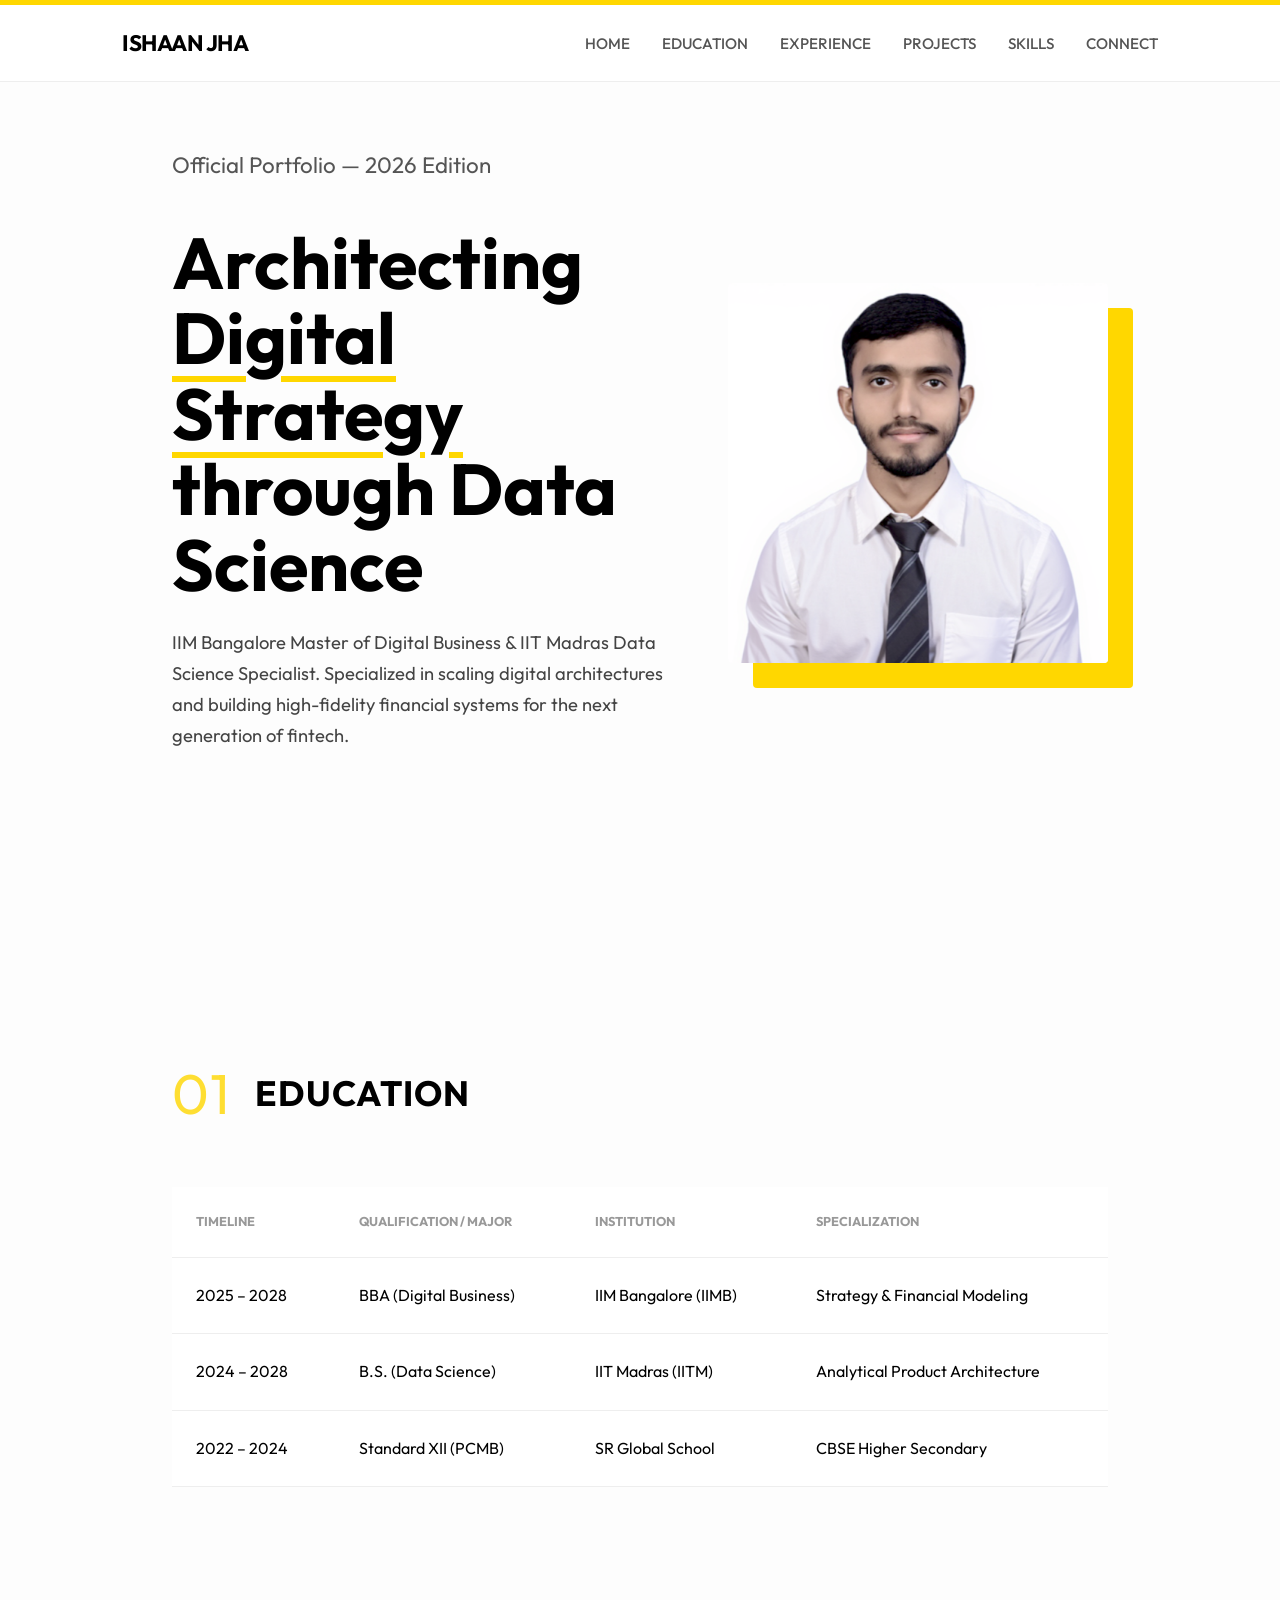
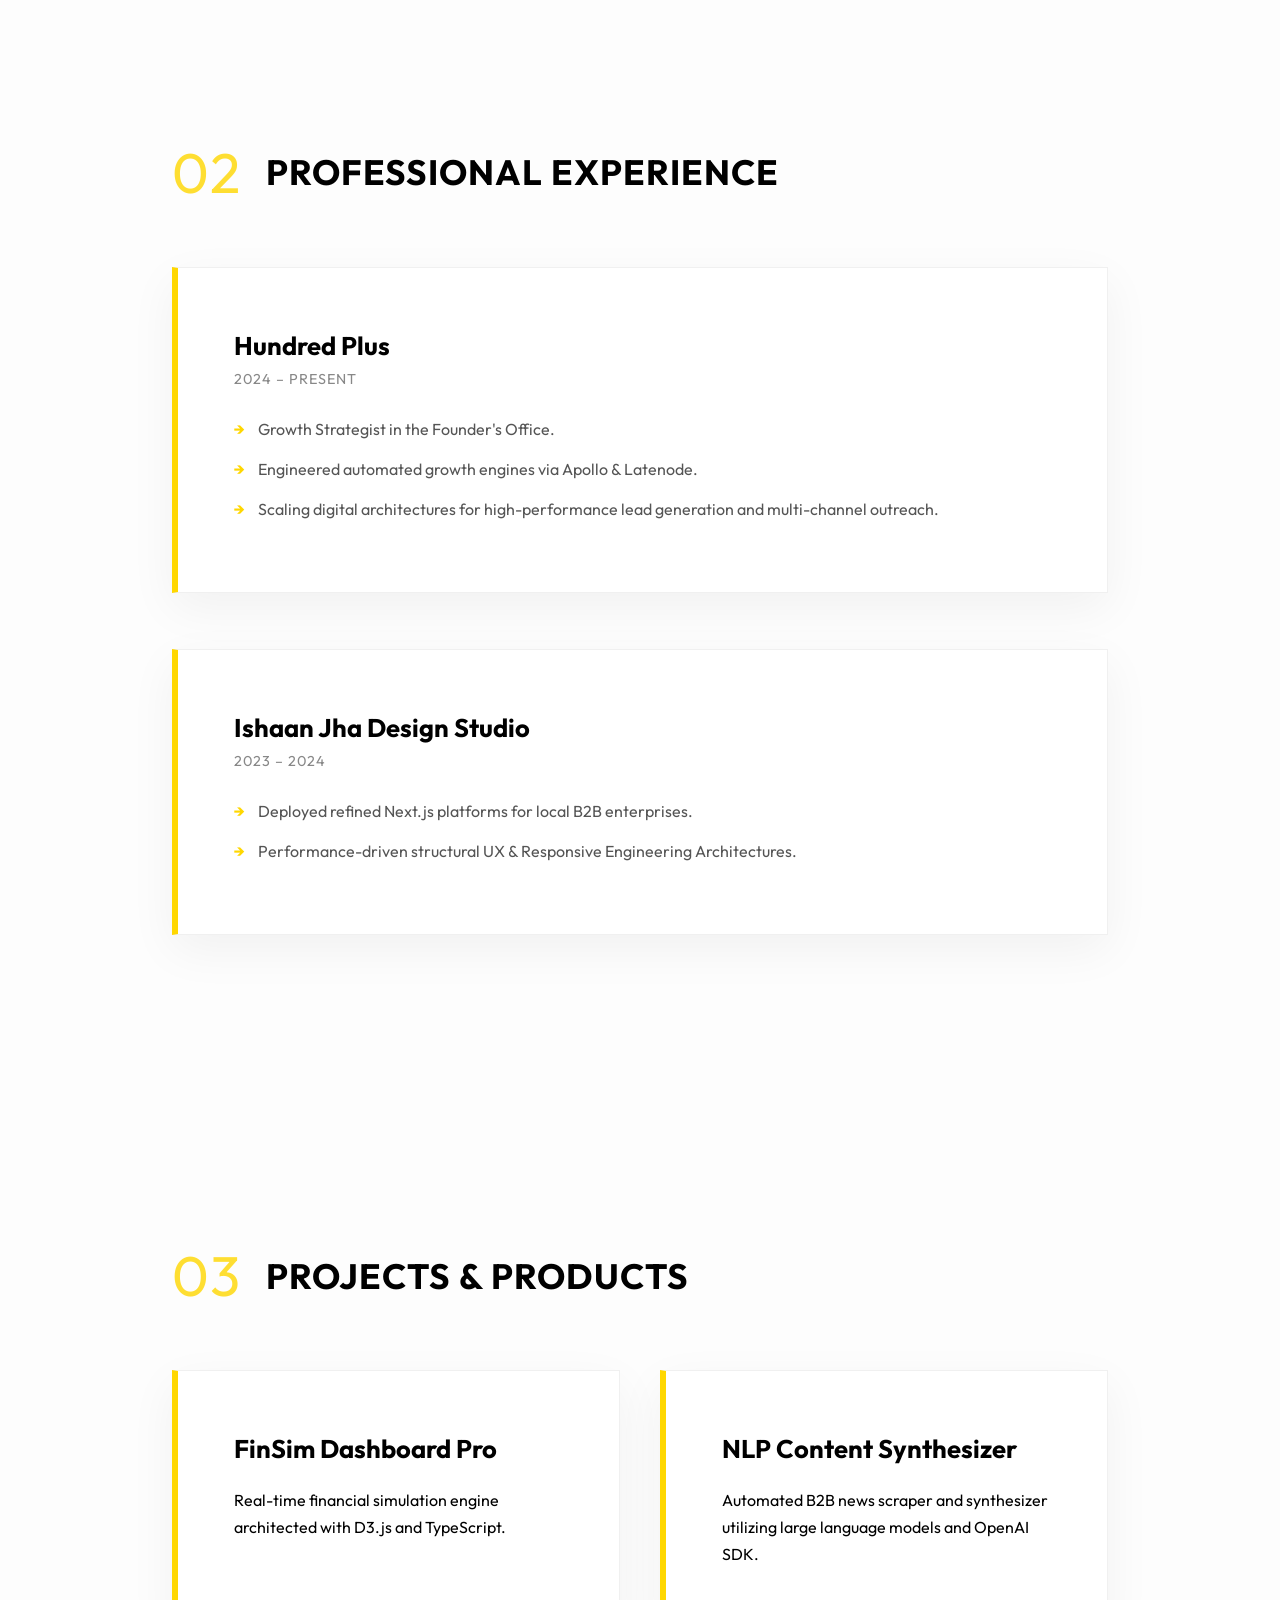
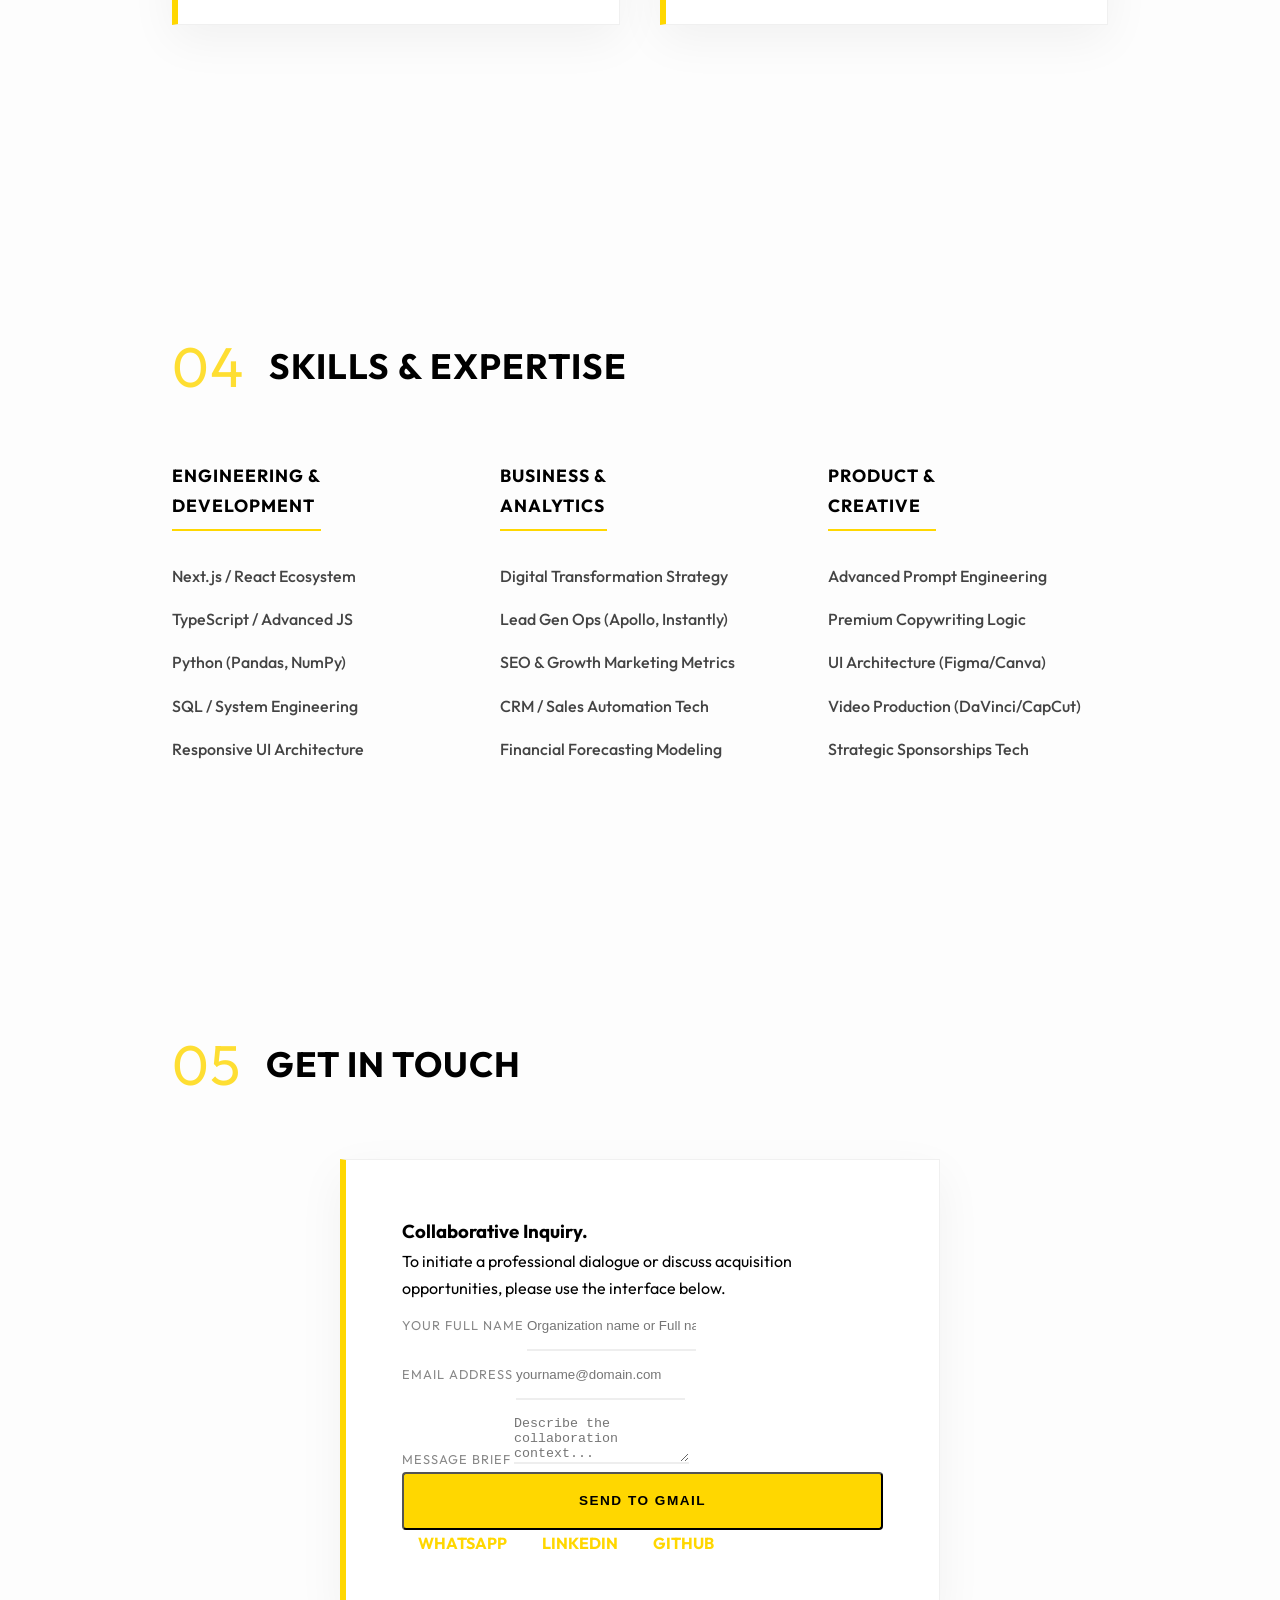
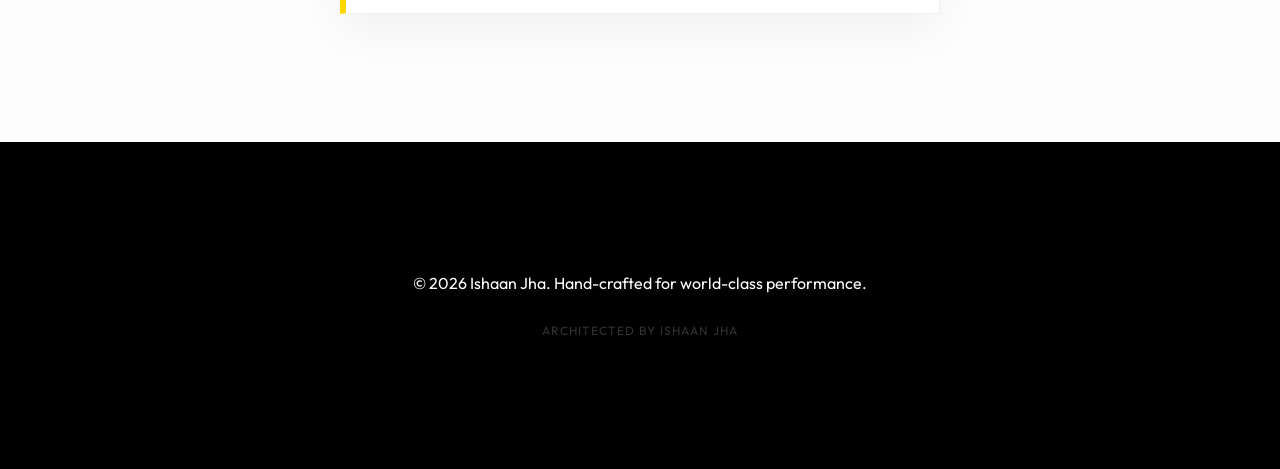
<file: index.html>
<!DOCTYPE html>
<html lang="en">
<head>
    <!-- 
        PROPRIETARY ARCHITECTURE: ISHAAN JHA | OBSIDIAN DARK EDITION
        ENGINEERED FOR PREMIUM DIGITAL STRATEGY | 2026 
    -->
    <meta charset="UTF-8">
    <meta name="viewport" content="width=device-width, initial-scale=1.0">
    <meta name="description" content="Official Portfolio of Ishaan Jha - Specializing in Digital Strategy & Product Architecture. IIM Bangalore and IIT Madras background.">
    <meta name="keywords" content="Ishaan Jha, Digital Business, Data Science, IIM Bangalore, IIT Madras, Founder's Office, Frontend Engineer">
    <title>Ishaan Jha | Digital Strategy & Product Architecture</title>
    <link rel="stylesheet" href="style.css">
    <link rel="preconnect" href="https://fonts.googleapis.com">
    <link rel="preconnect" href="https://fonts.gstatic.com" crossorigin>
    <link href="https://fonts.googleapis.com/css2?family=Outfit:wght@300;400;500;600;700;800&display=swap" rel="stylesheet">
</head>
<body>
    <header>
        <nav>
            <div class="logo">Ishaan Jha</div>
            
            <ul class="nav-links">
                <li><a href="#home">HOME</a></li>
                <li><a href="#education">EDUCATION</a></li>
                <li><a href="#experience">EXPERIENCE</a></li>
                <li><a href="#projects">PROJECTS</a></li>
                <li><a href="#skills">SKILLS</a></li>
                <li><a href="#connect">CONNECT</a></li>
            </ul>
        </nav>
    </header>

    <main>
        <!-- MASTER HERO UNIT (EXECUTIVE INITIALIZATION) -->
        <section id="home" class="hero">
            <div class="hero-content">
                <p class="tagline">Official Portfolio — 2026 Edition</p>
                <h1>Architecting <span class="accent">Digital Strategy</span> through Data Science</h1>
                <p class="bio">IIM Bangalore Master of Digital Business & IIT Madras Data Science Specialist. Specialized in scaling digital architectures and building high-fidelity financial systems for the next generation of fintech.</p>

            </div>
            <div class="hero-image">
                <img src="profile.png" alt="Ishaan Jha - Digital Strategy Portfolio" class="profile-img">
            </div>
        </section>

        <!-- EDUCATION ARCHITECTURE -->
        <section id="education">
            <h2 class="section-title">Education</h2>
            <div class="table-container">
                <table class="education-table">
                    <thead>
                        <tr>
                            <th>Timeline</th>
                            <th>Qualification / Major</th>
                            <th>Institution</th>
                            <th>Specialization</th>
                        </tr>
                    </thead>
                    <tbody>
                        <tr>
                            <td>2025 – 2028</td>
                            <td>BBA (Digital Business)</td>
                            <td>IIM Bangalore (IIMB)</td>
                            <td>Strategy & Financial Modeling</td>
                        </tr>
                        <tr>
                            <td>2024 – 2028</td>
                            <td>B.S. (Data Science)</td>
                            <td>IIT Madras (IITM)</td>
                            <td>Analytical Product Architecture</td>
                        </tr>
                        <tr>
                            <td>2022 – 2024</td>
                            <td>Standard XII (PCMB)</td>
                            <td>SR Global School</td>
                            <td>CBSE Higher Secondary</td>
                        </tr>
                    </tbody>
                </table>
            </div>
        </section>

        <!-- PROFESSIONAL CHRONICLE -->
        <section id="experience">
            <h2 class="section-title">Professional Experience</h2>
            <div class="experience-stack">
                <article class="timeline-item">
                    <span class="company">Hundred Plus</span>
                    <span class="duration">2024 – PRESENT</span>
                    <div class="details">
                        <ul>
                            <li>Growth Strategist in the Founder's Office.</li>
                            <li>Engineered automated growth engines via Apollo & Latenode.</li>
                            <li>Scaling digital architectures for high-performance lead generation and multi-channel outreach.</li>
                        </ul>
                    </div>
                </article>

                <article class="timeline-item">
                    <span class="company">Ishaan Jha Design Studio</span>
                    <span class="duration">2023 – 2024</span>
                    <div class="details">
                        <ul>
                            <li>Deployed refined Next.js platforms for local B2B enterprises.</li>
                            <li>Performance-driven structural UX & Responsive Engineering Architectures.</li>
                        </ul>
                    </div>
                </article>
            </div>
        </section>

        <!-- PROJECTS & PRODUCTS (HIGH FIDELITY) -->
        <section id="projects">
            <h2 class="section-title">Projects & Products</h2>
            <div class="projects-grid">
                <article class="project-card">
                    <h3>FinSim Dashboard Pro</h3>
                    <p>Real-time financial simulation engine architected with D3.js and TypeScript.</p>
                </article>

                <article class="project-card">
                    <h3>NLP Content Synthesizer</h3>
                    <p>Automated B2B news scraper and synthesizer utilizing large language models and OpenAI SDK.</p>
                </article>
            </div>
        </section>

        <!-- EXPERTISE SEGMENT (SYMMETRIC GRID) -->
        <section id="skills">
            <h2 class="section-title">Skills & Expertise</h2>
            <div class="skills-container">
                <div class="skill-category">
                    <h3>Engineering & <br>Development</h3>
                    <ul>
                        <li>Next.js / React Ecosystem</li>
                        <li>TypeScript / Advanced JS</li>
                        <li>Python (Pandas, NumPy)</li>
                        <li>SQL / System Engineering</li>
                        <li>Responsive UI Architecture</li>
                    </ul>
                </div>

                <div class="skill-category">
                    <h3>Business & <br>Analytics</h3>
                    <ul>
                        <li>Digital Transformation Strategy</li>
                        <li>Lead Gen Ops (Apollo, Instantly)</li>
                        <li>SEO & Growth Marketing Metrics</li>
                        <li>CRM / Sales Automation Tech</li>
                        <li>Financial Forecasting Modeling</li>
                    </ul>
                </div>

                <div class="skill-category">
                    <h3>Product & <br>Creative</h3>
                    <ul>
                        <li>Advanced Prompt Engineering</li>
                        <li>Premium Copywriting Logic</li>
                        <li>UI Architecture (Figma/Canva)</li>
                        <li>Video Production (DaVinci/CapCut)</li>
                        <li>Strategic Sponsorships Tech</li>
                    </ul>
                </div>
            </div>
        </section>

        <!-- BOUTIQUE CONTACT MODULE -->
        <section id="connect">
            <h2 class="section-title">Get In Touch</h2>
            <div class="contact-box">
                <h3>Collaborative Inquiry.</h3>
                <p>To initiate a professional dialogue or discuss acquisition opportunities, please use the interface below.</p>
                
                <form id="contactForm" onsubmit="event.preventDefault(); handleCompose();">
                    <div class="form-group">
                        <label for="userName">YOUR FULL NAME</label>
                        <input type="text" id="userName" name="userName" placeholder="Organization name or Full name" required>
                    </div>

                    <div class="form-group">
                        <label for="userEmail">EMAIL ADDRESS</label>
                        <input type="email" id="userEmail" name="userEmail" placeholder="yourname@domain.com" required>
                    </div>

                    <div class="form-group">
                        <label for="userMessage">MESSAGE BRIEF</label>
                        <textarea id="userMessage" name="userMessage" rows="2" placeholder="Describe the collaboration context..." required></textarea>
                    </div>

                    <div class="form-action">
                        <button type="submit" class="btn primary" style="width: 100%; background-color: #ffd700; color: #000; font-weight: 900;">SEND TO GMAIL</button>
                    </div>
                </form>

                <div class="social-links">
                    <a href="https://wa.me/917307041793" target="_blank">WHATSAPP</a>
                    <a href="https://www.linkedin.com/in/ishaanjha-/" target="_blank">LINKEDIN</a>
                    <a href="https://github.com/ishaanjha021" target="_blank">GITHUB</a>
                </div>
            </div>
        </section>
    </main>

    <footer>
        <p>&copy; 2026 Ishaan Jha. Hand-crafted for world-class performance.</p>
        <p style="font-size: 0.75rem; color: #333; margin-top: 1.5rem; letter-spacing: 1px;">ARCHITECTED BY ISHAAN JHA</p>
    </footer>

    <script>
        /**
         * HAND-CRAFTED DOM INTEGRATION
         * Handles direct communication via dynamic Gmail link generation.
         */
        function handleCompose() {
            const name = document.getElementById('userName').value;
            const email = document.getElementById('userEmail').value;
            const message = document.getElementById('userMessage').value;
            
            const subject = encodeURIComponent(`Executive Portfolio Inquiry: ${name}`);
            const body = encodeURIComponent(`From: ${name}\nContact: ${email}\n\nMessage Details:\n${message}`);
            
            const target = `https://mail.google.com/mail/?view=cm&fs=1&to=ishaanjha.in@gmail.com&su=${subject}&body=${body}`;
            window.open(target, '_blank');
        }
    </script>
</body>
</html>
</file>
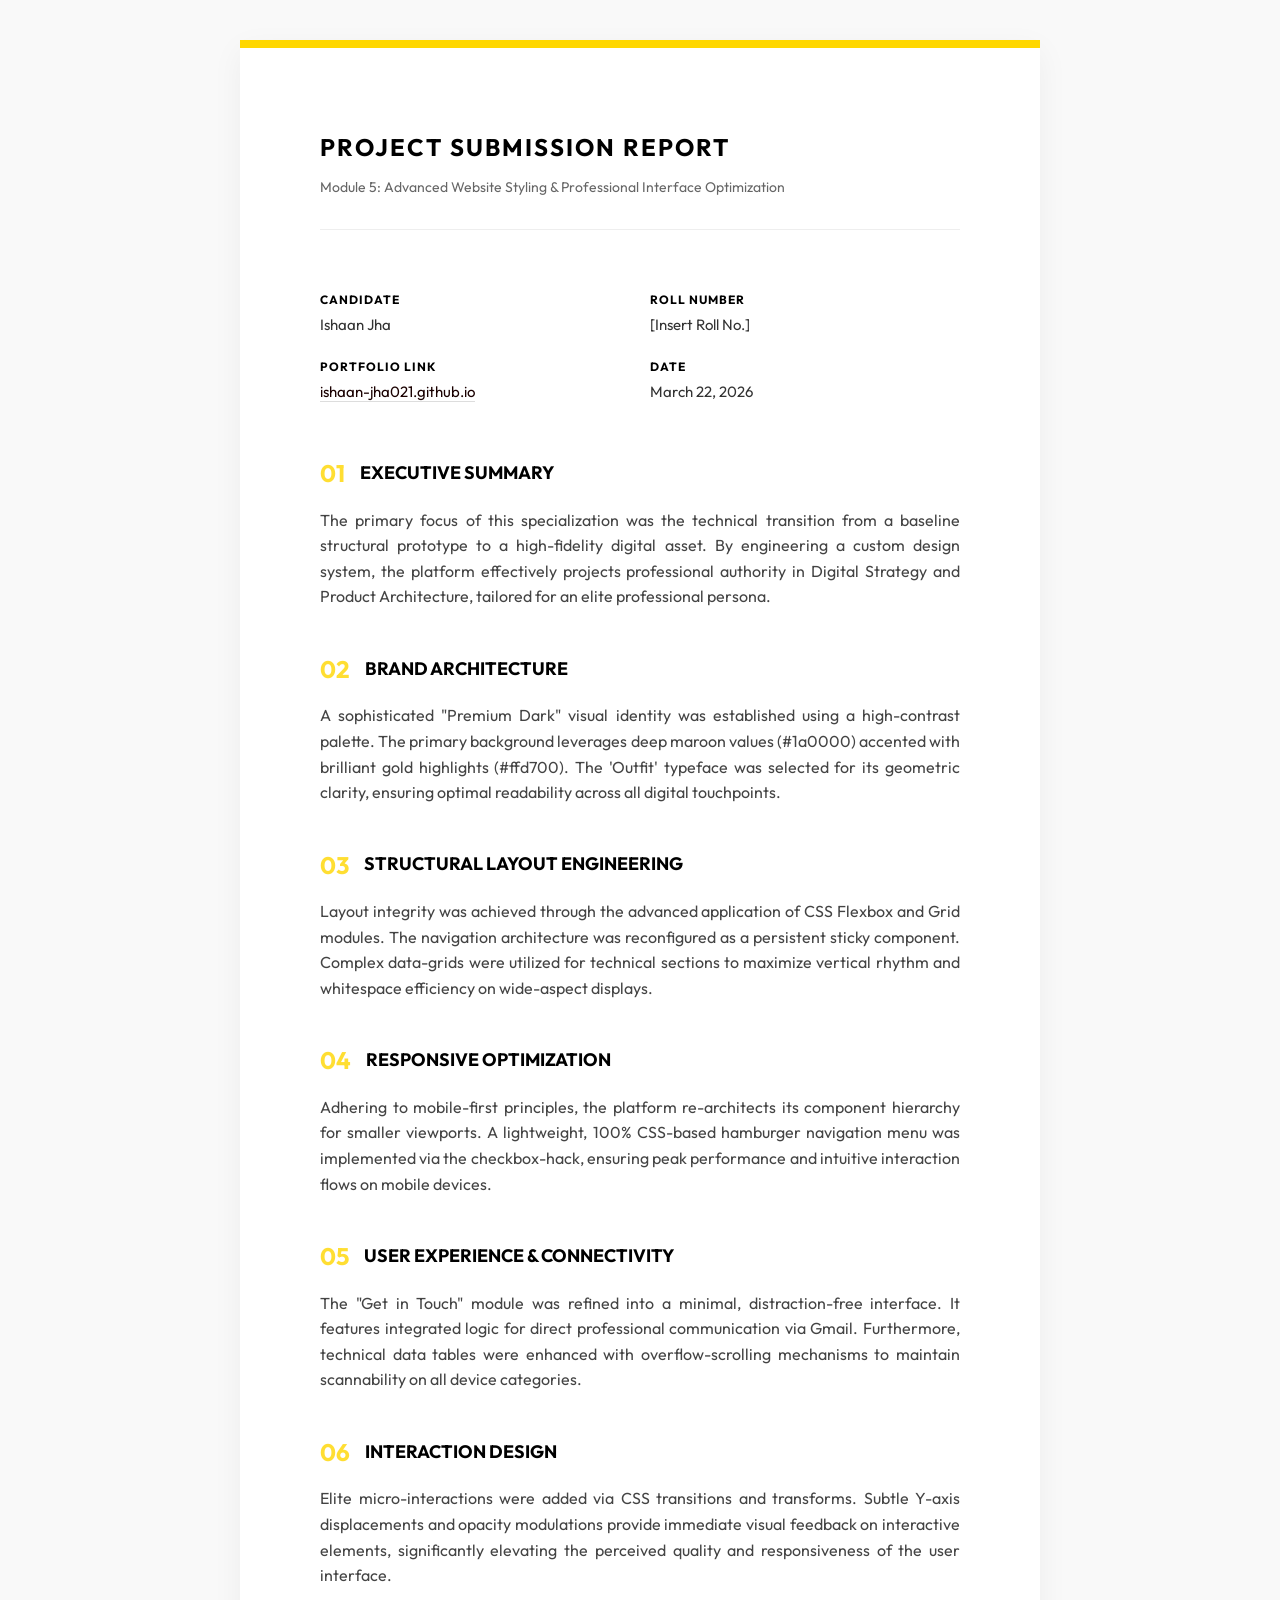
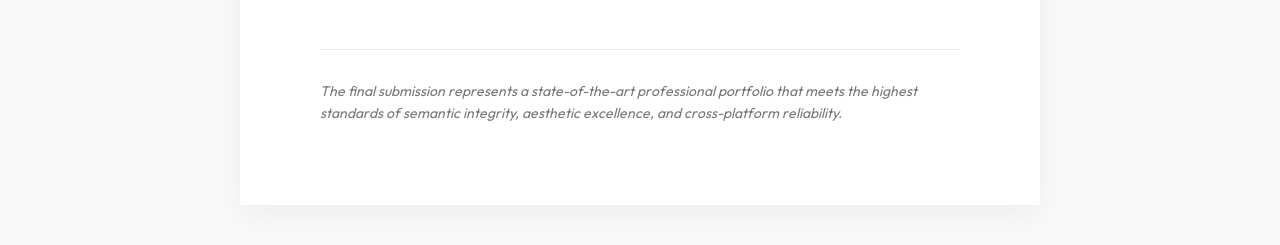
<file: Submission_Documentation_Formal.html>
<!DOCTYPE html>
<html lang="en">
<head>
    <meta charset="UTF-8">
    <meta name="viewport" content="width=device-width, initial-scale=1.0">
    <title>Project Submission - Ishaan Jha</title>
    <link href="https://fonts.googleapis.com/css2?family=Outfit:wght@300;400;500;600;700&display=swap" rel="stylesheet">
    <style>
        :root {
            --primary: #1a0000;
            --accent: #ffd700;
            --text-main: #333;
            --text-heading: #000;
        }

        * {
            margin: 0;
            padding: 0;
            box-sizing: border-box;
        }

        body {
            font-family: 'Outfit', sans-serif;
            line-height: 1.6;
            color: var(--text-main);
            background-color: #f9f9f9;
            padding: 40px;
        }

        .page {
            max-width: 800px;
            margin: 0 auto;
            background: white;
            padding: 80px;
            box-shadow: 0 10px 30px rgba(0,0,0,0.05);
            border-top: 8px solid var(--accent);
        }

        .header {
            margin-bottom: 60px;
            border-bottom: 1px solid #eee;
            padding-bottom: 30px;
        }

        .header h1 {
            font-size: 24px;
            text-transform: uppercase;
            letter-spacing: 2px;
            color: var(--text-heading);
            margin-bottom: 10px;
        }

        .header p {
            color: #666;
            font-size: 14px;
        }

        .meta-info {
            margin-bottom: 50px;
            display: grid;
            grid-template-columns: repeat(2, 1fr);
            gap: 20px;
            font-size: 15px;
        }

        .meta-item b {
            display: block;
            color: var(--text-heading);
            font-size: 12px;
            text-transform: uppercase;
            letter-spacing: 1px;
            margin-bottom: 4px;
        }

        .meta-item a {
            color: var(--primary);
            text-decoration: none;
            border-bottom: 1px solid #ddd;
        }

        .section {
            margin-bottom: 40px;
        }

        .section-title {
            font-size: 18px;
            font-weight: 700;
            color: var(--text-heading);
            margin-bottom: 15px;
            display: flex;
            align-items: center;
        }

        .section-number {
            color: var(--accent);
            margin-right: 15px;
            font-size: 24px;
            opacity: 0.8;
        }

        .content {
            font-size: 16px;
            color: #444;
            text-align: justify;
        }

        .content p {
            margin-bottom: 15px;
        }

        .conclusion {
            margin-top: 60px;
            padding-top: 30px;
            border-top: 1px solid #eee;
            font-style: italic;
            font-size: 14px;
            color: #777;
        }

        @media print {
            body {
                background: white;
                padding: 0;
            }
            .page {
                box-shadow: none;
                padding: 40px;
                border-top: none;
            }
            .section-title {
                break-after: avoid;
            }
        }
    </style>
</head>
<body>
    <div class="page">
        <div class="header">
            <h1>Project Submission Report</h1>
            <p>Module 5: Advanced Website Styling & Professional Interface Optimization</p>
        </div>

        <div class="meta-info">
            <div class="meta-item">
                <b>Candidate</b>
                Ishaan Jha
            </div>
            <div class="meta-item">
                <b>Roll Number</b>
                [Insert Roll No.]
            </div>
            <div class="meta-item">
                <b>Portfolio Link</b>
                <a href="https://ishaan-jha021.github.io/resume-website/">ishaan-jha021.github.io</a>
            </div>
            <div class="meta-item">
                <b>Date</b>
                March 22, 2026
            </div>
        </div>

        <div class="section">
            <div class="section-title"><span class="section-number">01</span> EXECUTIVE SUMMARY</div>
            <div class="content">
                <p>The primary focus of this specialization was the technical transition from a baseline structural prototype to a high-fidelity digital asset. By engineering a custom design system, the platform effectively projects professional authority in Digital Strategy and Product Architecture, tailored for an elite professional persona.</p>
            </div>
        </div>

        <div class="section">
            <div class="section-title"><span class="section-number">02</span> BRAND ARCHITECTURE</div>
            <div class="content">
                <p>A sophisticated "Premium Dark" visual identity was established using a high-contrast palette. The primary background leverages deep maroon values (#1a0000) accented with brilliant gold highlights (#ffd700). The 'Outfit' typeface was selected for its geometric clarity, ensuring optimal readability across all digital touchpoints.</p>
            </div>
        </div>

        <div class="section">
            <div class="section-title"><span class="section-number">03</span> STRUCTURAL LAYOUT ENGINEERING</div>
            <div class="content">
                <p>Layout integrity was achieved through the advanced application of CSS Flexbox and Grid modules. The navigation architecture was reconfigured as a persistent sticky component. Complex data-grids were utilized for technical sections to maximize vertical rhythm and whitespace efficiency on wide-aspect displays.</p>
            </div>
        </div>

        <div class="section">
            <div class="section-title"><span class="section-number">04</span> RESPONSIVE OPTIMIZATION</div>
            <div class="content">
                <p>Adhering to mobile-first principles, the platform re-architects its component hierarchy for smaller viewports. A lightweight, 100% CSS-based hamburger navigation menu was implemented via the checkbox-hack, ensuring peak performance and intuitive interaction flows on mobile devices.</p>
            </div>
        </div>

        <div class="section">
            <div class="section-title"><span class="section-number">05</span> USER EXPERIENCE & CONNECTIVITY</div>
            <div class="content">
                <p>The "Get in Touch" module was refined into a minimal, distraction-free interface. It features integrated logic for direct professional communication via Gmail. Furthermore, technical data tables were enhanced with overflow-scrolling mechanisms to maintain scannability on all device categories.</p>
            </div>
        </div>

        <div class="section">
            <div class="section-title"><span class="section-number">06</span> INTERACTION DESIGN</div>
            <div class="content">
                <p>Elite micro-interactions were added via CSS transitions and transforms. Subtle Y-axis displacements and opacity modulations provide immediate visual feedback on interactive elements, significantly elevating the perceived quality and responsiveness of the user interface.</p>
            </div>
        </div>

        <div class="conclusion">
            The final submission represents a state-of-the-art professional portfolio that meets the highest standards of semantic integrity, aesthetic excellence, and cross-platform reliability.
        </div>
    </div>
</body>
</html>
</file>
<file: style.css>
/* Elegant & Minimal Design System (Modeled after Submission Document) */
:root {
    --primary-bg: #fdfdfd;
    --secondary-bg: #ffffff;
    --accent: #ffd700;
    --text-primary: #000000;
    --text-secondary: #555555;
    --card-bg: #ffffff;
    --card-border: #f0f0f0;
    --shadow: 0 15px 45px rgba(0, 0, 0, 0.05);
    --transition: all 0.5s cubic-bezier(0.16, 1, 0.3, 1);
}

/* Global Reset */
* {
    margin: 0;
    padding: 0;
    box-sizing: border-box;
    scroll-behavior: smooth;
}

body {
    font-family: 'Outfit', sans-serif;
    line-height: 1.7;
    background-color: var(--primary-bg);
    color: var(--text-primary);
    -webkit-font-smoothing: antialiased;
    counter-reset: section;
}

/* Navigation - Minimal Corporate Style */
header {
    background-color: rgba(255, 255, 255, 0.95);
    backdrop-filter: blur(10px);
    border-top: 5px solid var(--accent);
    border-bottom: 1px solid #eee;
    position: sticky;
    top: 0;
    z-index: 1000;
}

nav {
    display: flex;
    justify-content: space-between;
    align-items: center;
    max-width: 1100px;
    margin: 0 auto;
    padding: 1.2rem 2rem;
}

.logo {
    font-size: 1.4rem;
    font-weight: 700;
    letter-spacing: -0.5px;
    color: var(--text-primary);
    text-transform: uppercase;
}

.nav-links {
    display: flex;
    list-style: none;
    gap: 2rem;
}

.nav-links li a {
    text-decoration: none;
    color: var(--text-secondary);
    font-size: 0.95rem;
    font-weight: 500;
    transition: var(--transition);
}

.nav-links li a:hover {
    color: var(--text-primary);
}

/* Section Header Styling - Matching Document Numbers */
section {
    padding: 8rem 2rem;
    max-width: 1000px;
    margin: 0 auto;
}

.section-title {
    font-size: 2.2rem;
    font-weight: 700;
    color: var(--text-primary);
    margin-bottom: 4rem;
    display: flex;
    align-items: center;
    text-transform: uppercase;
    letter-spacing: 1px;
}

.section-title::before {
    content: "0" counter(section);
    counter-increment: section;
    color: var(--accent);
    font-size: 3.5rem;
    margin-right: 25px;
    opacity: 0.8;
    font-weight: 400;
    line-height: 1;
}

/* Hero Section - Clean Focus */
.hero {
    display: flex;
    align-items: center;
    justify-content: space-between;
    min-height: 85vh;
    padding-top: 4rem;
}

.hero-content {
    flex: 1;
}

.hero-content h1 {
    font-size: 4.5rem;
    line-height: 1.05;
    margin-bottom: 1.5rem;
    font-weight: 700;
}

.hero h1 .accent {
    color: var(--text-primary);
    text-decoration: underline;
    text-decoration-color: var(--accent);
    text-underline-offset: 12px;
    text-decoration-thickness: 6px;
}

.tagline {
    font-size: 1.4rem;
    color: var(--text-secondary);
    margin-bottom: 2.5rem;
    font-weight: 400;
}

.bio {
    max-width: 600px;
    font-size: 1.15rem;
    margin-bottom: 3.5rem;
    color: #444;
}

.profile-img {
    width: 380px;
    height: 380px;
    border-radius: 4px;
    object-fit: cover;
    border: none;
    box-shadow: 25px 25px 0px var(--accent);
    margin-left: 4rem;
}

.cta-buttons {
    display: flex;
    gap: 1.5rem;
}

.btn {
    padding: 1.2rem 2.5rem;
    border-radius: 4px;
    text-decoration: none;
    text-transform: uppercase;
    letter-spacing: 1.5px;
    font-size: 0.85rem;
    font-weight: 700;
    transition: var(--transition);
}

.btn.primary {
    background-color: var(--text-primary);
    color: white;
}

.btn.secondary {
    border: 2px solid var(--text-primary);
    color: var(--text-primary);
}

.btn:hover {
    transform: translateY(-3px);
    box-shadow: 0 10px 20px rgba(0,0,0,0.1);
}

/* Cards & Timelines (Minimal White Style) */
.timeline-item, .project-card, .por-item, .contact-box {
    background-color: var(--card-bg);
    padding: 3.5rem;
    border-radius: 0;
    border-left: 6px solid var(--accent);
    box-shadow: var(--shadow);
    margin-bottom: 3.5rem;
    border-top: 1px solid var(--card-border);
    border-right: 1px solid var(--card-border);
    border-bottom: 1px solid var(--card-border);
    transition: var(--transition);
}

.timeline-item:hover, .project-card:hover {
    transform: translateY(-8px);
    box-shadow: 0 30px 70px rgba(0,0,0,0.07);
}

.company, .project-card h3 {
    color: var(--text-primary);
    font-weight: 700;
    font-size: 1.6rem;
    margin-bottom: 1rem;
}

.duration {
    display: block;
    margin-bottom: 1.5rem;
    font-size: 0.9rem;
    color: #888;
    text-transform: uppercase;
    letter-spacing: 1px;
}

.details ul {
    list-style: none;
}

.details li {
    position: relative;
    padding-left: 1.5rem;
    margin-bottom: 0.8rem;
    color: #555;
}

.details li::before {
    content: "→";
    position: absolute;
    left: 0;
    color: var(--accent);
    font-weight: 700;
}

/* Projects Grid */
.projects-grid {
    display: grid;
    grid-template-columns: repeat(auto-fit, minmax(300px, 1fr));
    gap: 2.5rem;
}

.project-tech {
    margin-top: 2rem;
    display: flex;
    gap: 0.8rem;
    flex-wrap: wrap;
}

.project-tech span {
    font-size: 0.75rem;
    font-weight: 700;
    text-transform: uppercase;
    color: #777;
    background: #f5f5f5;
    padding: 4px 10px;
    border-radius: 2px;
}

/* Skills Layout */
.skills-container {
    display: grid;
    grid-template-columns: repeat(3, 1fr);
    gap: 3rem;
}

.skill-category h3 {
    font-size: 1.1rem;
    text-transform: uppercase;
    letter-spacing: 1px;
    margin-bottom: 2rem;
    border-bottom: 2px solid var(--accent);
    padding-bottom: 0.5rem;
    display: inline-block;
}

.skill-category li {
    margin-bottom: 1rem;
    font-weight: 500;
    color: #444;
    list-style: none;
}

/* Table Styling */
.table-container {
    overflow-x: auto;
    margin-top: 2rem;
}

.education-table {
    width: 100%;
    border-collapse: collapse;
    background: white;
}

.education-table th, .education-table td {
    padding: 1.5rem;
    border-bottom: 1px solid #eee;
}

.education-table th {
    text-align: left;
    text-transform: uppercase;
    font-size: 0.8rem;
    color: #999;
}

/* Contact Module */
.contact-box {
    max-width: 600px;
    margin: 0 auto;
}

.form-group label {
    font-size: 0.8rem;
    text-transform: uppercase;
    letter-spacing: 1px;
    color: #888;
}

.form-group input, .form-group textarea {
    border: none;
    border-bottom: 2px solid #eee;
    background: transparent;
    padding: 1rem 0;
    border-radius: 0;
}

.form-group input:focus, .form-group textarea:focus {
    border-color: var(--accent);
    box-shadow: none;
}

/* Hamburger Hack - Restoring logic for mobile */
.menu-checkbox { display: none; }
.hamburger { display: none; }

/* Responsive Adjustments */
@media (max-width: 900px) {
    .hero {
        flex-direction: column-reverse;
        text-align: center;
        padding-top: 2rem;
    }

    .hero-content h1 { font-size: 3rem; }
    .profile-img { margin-left: 0; margin-bottom: 3rem; width: 300px; height: 300px; }

    .skills-container { grid-template-columns: 1fr; }
    .cta-buttons { justify-content: center; }

    .nav-links { display: none; } /* Simplified for demo, can add hamburger back if needed */
}

/* Footer Accent */
footer {
    background-color: var(--text-primary);
    color: white;
    padding: 8rem 2rem;
    text-align: center;
}

.social-links a { color: var(--accent); text-decoration: none; margin: 0 1rem; font-weight: 700; }
</file>
